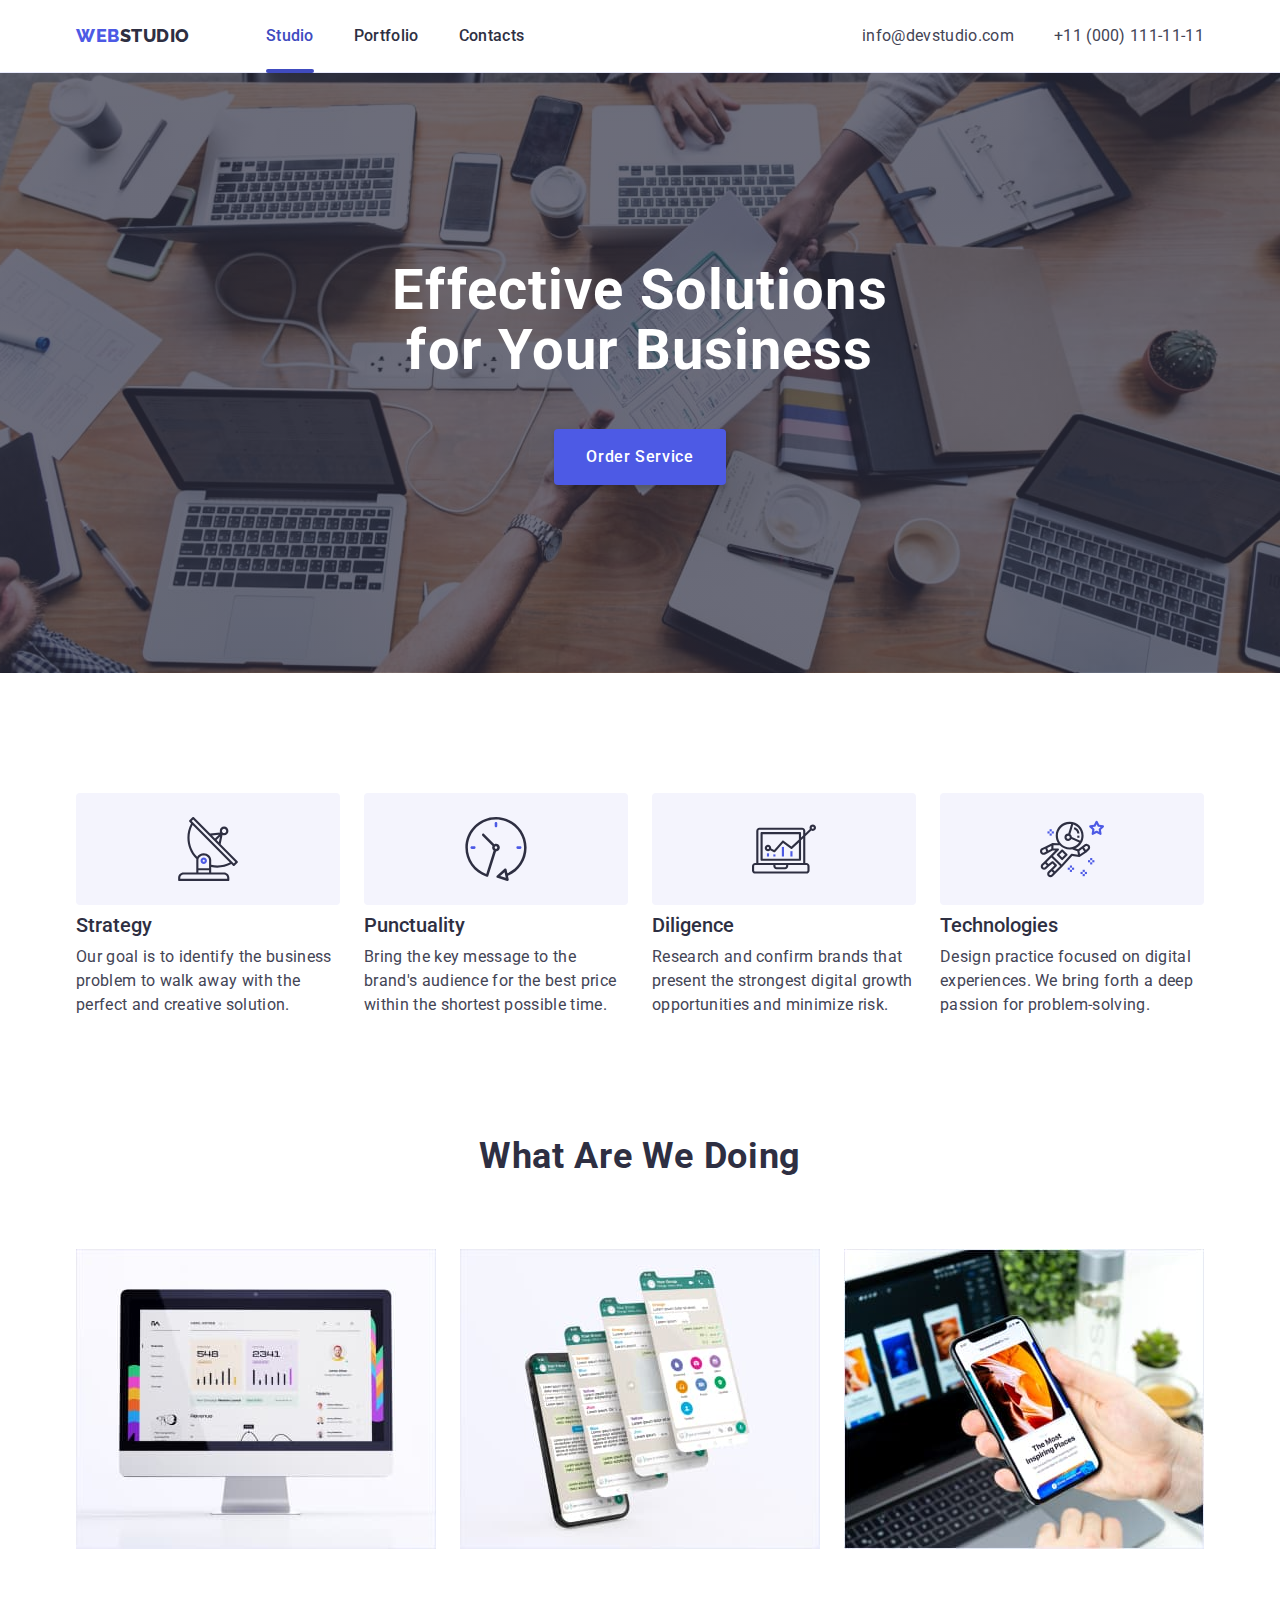
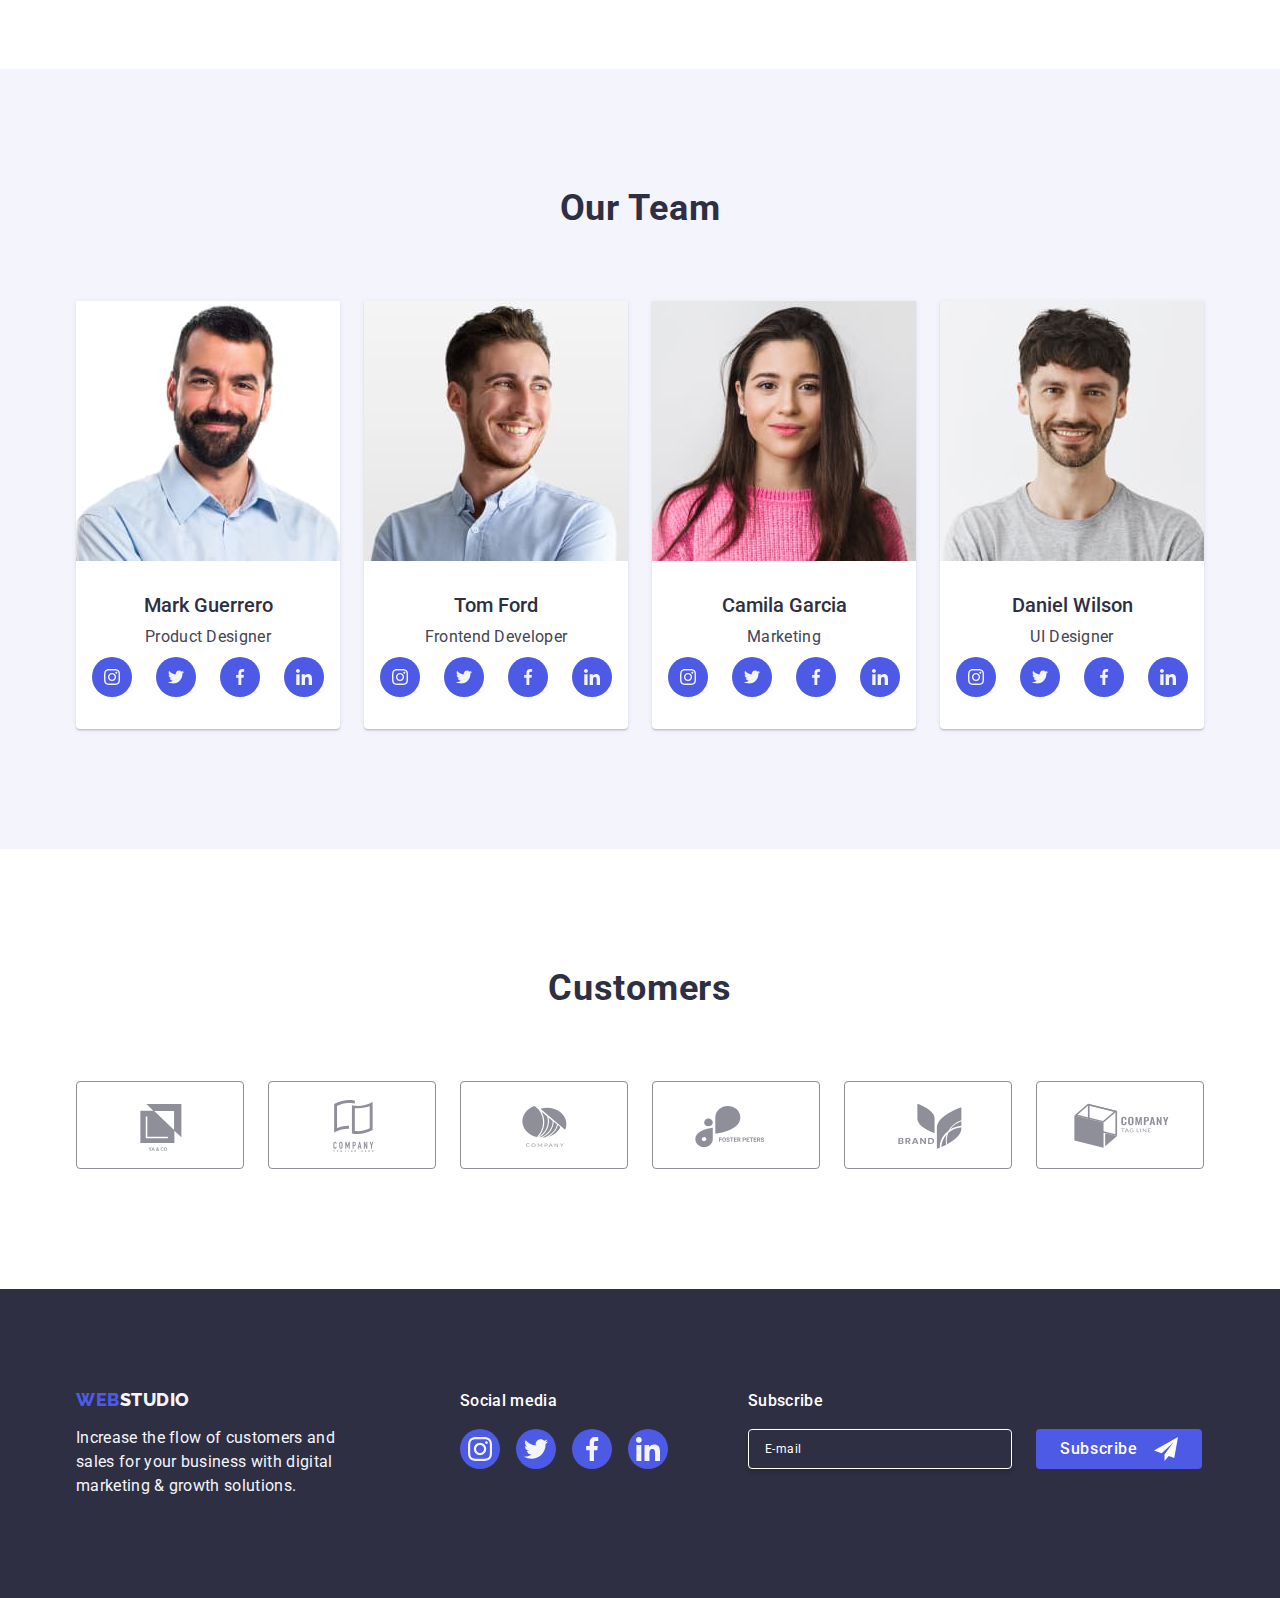
<file: index.html>
<!DOCTYPE html>
<html lang="en">
  <head>
    <meta charset="UTF-8" />
    <meta name="viewport" content="width=device-width, initial-scale=1.0" />
    <link rel="preconnect" href="https://fonts.googleapis.com" />
    <link rel="preconnect" href="https://fonts.gstatic.com" crossorigin />
    <link
      href="https://fonts.googleapis.com/css2?family=Raleway:wght@800&family=Roboto:wght@400;500;700;900&display=swap"
      rel="stylesheet"
    />
    <!-- Najpierw normalizator -->
    <link
      rel="stylesheet"
      href="https://cdnjs.cloudflare.com/ajax/libs/modern-normalize/1.0.0/modern-normalize.min.css"
    />
    <link rel="stylesheet" href="./css/styles.css" />
    <title>Studio</title>
  </head>
  <body>
    <header class="header">
      <div class="container header-container">
        <nav class="header-container">
          <a class="logo link" href="./index.html"
            >Web<span class="logo-secondpart">Studio</span>
          </a>
          <ul class="list header-nav-list">
            <li class="header-nav-list-item">
              <a class="link header-nav-link current" href="./index.html"
                >Studio</a
              >
            </li>
            <li class="header-nav-list-item">
              <a class="link header-nav-link" href="./portfolio.html"
                >Portfolio</a
              >
            </li>
            <li class="header-nav-list-item">
              <a class="link header-nav-link" href="">Contacts</a>
            </li>
          </ul>
        </nav>
        <address class="address">
          <ul class="list header-address-list">
            <li class="header-contacts__item">
              <a
                class="link header-contacts__link"
                href="mailto:info@devstudio.com"
                >info@devstudio.com</a
              >
            </li>
            <li class="header-contacts__item">
              <a class="link header-contacts__link" href="tel:+110001111111"
                >+11 (000) 111-11-11</a
              >
            </li>
          </ul>
        </address>

        <!-- Mobile menu -->
        <button class="mobile-menu-open js-open-menu" type="button">
          <svg
            class="mobile-menu-open-icon"
            aria-label="mobile-menu-open"
            width="32"
            height="22"
            stroke="var(--grey)"
          >
            <use href="./images/icons.svg#mobile-menu-open"></use>
          </svg>
        </button>

        <div class="mobile-menu-container js-menu-container">
          <div class="mobile-menu-wrapper">
            <button class="mobile-menu-close js-close-menu" type="button">
              <svg
                class="mobile-menu-close-icon"
                aria-label="mobile-menu-close"
                width="8"
                height="8"
              >
                <use href="./images/icons.svg#mobile-menu-close"></use>
              </svg>
            </button>
            <ul class="mobile-menu-list list">
              <li class="mobile-menu-item">
                <a class="mobile-menu-nav current link" href="./index.html"
                  >Studio</a
                >
              </li>
              <li class="mobile-menu-item">
                <a class="mobile-menu-nav link" href="./portfolio.html"
                  >Portfolio</a
                >
              </li>
              <li class="mobile-menu-item">
                <a class="mobile-menu-nav link" href="">Contacts</a>
              </li>
            </ul>
            <address class="mobile-menu-contacts">
              <ul class="mobile-menu-contacts-list list">
                <li class="mobile-menu-contacts-item">
                  <a
                    class="mobile-menu-contacts-tel link"
                    href="tel:+110001111111"
                    >+11 (000) 111-11-11</a
                  >
                </li>
                <li class="mobile-menu-contacts-item">
                  <a
                    class="mobile-menu-contacts-mail link"
                    href="mailto:info@devstudio.com"
                    >info@devstudio.com</a
                  >
                </li>
              </ul>
            </address>
            <ul class="mobile-menu-social-list list">
              <li class="mobile-menu-social-item">
                <a class="mobile-menu-social-link link" href="">
                  <svg class="mobile-menu-social-icon" width="16" height="16">
                    <use href="./images/icons.svg#icon-instagramIcon"></use>
                  </svg>
                </a>
              </li>
              <li class="mobile-menu-social-item">
                <a class="mobile-menu-social-link link" href="">
                  <svg class="mobile-menu-social-icon" width="16" height="16">
                    <use href="./images/icons.svg#icon-twitterIcon"></use>
                  </svg>
                </a>
              </li>
              <li class="mobile-menu-social-item">
                <a class="mobile-menu-social-link link" href="">
                  <svg class="mobile-menu-social-icon" width="16" height="16">
                    <use href="./images/icons.svg#icon-facebookIcon"></use>
                  </svg>
                </a>
              </li>
              <li class="mobile-menu-social-item">
                <a class="mobile-menu-social-link link" href="">
                  <svg class="mobile-menu-social-icon" width="16" height="16">
                    <use href="./images/icons.svg#icon-linkedinIcon"></use>
                  </svg>
                </a>
              </li>
            </ul>
          </div>
        </div>
      </div>
    </header>
    <main>
      <!-- first section -->
      <section class="section-one section-one-background">
        <div class="container">
          <h1 class="header-first">Effective Solutions for Your Business</h1>
          <button type="button" class="button-orderservice" data-modal-open>
            Order Service
          </button>
        </div>
      </section>
      <!-- second section -->
      <section class="section">
        <div class="container">
          <h2 class="visually-hidden">Section Heading</h2>
          <ul class="section-list list">
            <li class="section-two-list-item">
              <div class="svg-shape-section-two">
                <svg width="64" height="64">
                  <use href="./images/icons.svg#icon-antennaIcon"></use>
                </svg>
              </div>
              <h3 class="list-item-header">Strategy</h3>
              <p class="text">
                Our goal is to identify the business problem to walk away with
                the perfect and creative solution.
              </p>
            </li>
            <li class="section-two-list-item">
              <div class="svg-shape-section-two">
                <svg width="64" height="64">
                  <use href="./images/icons.svg#icon-clockIcon"></use>
                </svg>
              </div>
              <h3 class="list-item-header">Punctuality</h3>
              <p class="text">
                Bring the key message to the brand's audience for the best price
                within the shortest possible time.
              </p>
            </li>
            <li class="section-two-list-item">
              <div class="svg-shape-section-two">
                <svg width="64" height="64">
                  <use href="./images/icons.svg#icon-diagramIcon"></use>
                </svg>
              </div>
              <h3 class="list-item-header">Diligence</h3>
              <p class="text">
                Research and confirm brands that present the strongest digital
                growth opportunities and minimize risk.
              </p>
            </li>

            <li class="section-two-list-item">
              <div class="svg-shape-section-two">
                <svg width="64" height="64">
                  <use href="./images/icons.svg#icon-astronautIcon"></use>
                </svg>
              </div>
              <h3 class="list-item-header">Technologies</h3>
              <p class="text">
                Design practice focused on digital experiences. We bring forth a
                deep passion for problem-solving.
              </p>
            </li>
          </ul>
        </div>
      </section>
      <!-- third section -->
      <section class="section-three">
        <div class="container">
          <h2 class="header-second">What are we doing</h2>
          <ul class="section-list list">
            <li class="section-list-item">
              <img
                src="./images/mainPage/whatAreWeDoing/monitor1.jpg"
                alt="monitor with a projected screen"
                width="360"
                height="300"
              />
            </li>
            <li class="section-list-item">
              <img
                src="./images/mainPage/whatAreWeDoing/phones2.jpg"
                alt="phone with the screen copied 3 times"
                width="360"
                height="300"
              />
            </li>
            <li class="section-list-item">
              <img
                src="./images/mainPage/whatAreWeDoing/phoneLaptop3.jpg"
                alt="phone held in hand near laptop"
                width="360"
                height="300"
              />
            </li>
          </ul>
        </div>
      </section>
      <!-- fourth section -->
      <section class="section section-fourth">
        <div class="container">
          <h2 class="header-second">Our Team</h2>
          <ul class="section-list list">
            <li class="list-item">
              <img
                srcset="./images/mainPage/ourTeam/productDesigner1@2x.jpg 2x"
                src="./images/mainPage/ourTeam/productDesigner1.jpg"
                alt="product designer"
                width="264"
                height="260"
              />
              <div class="section-fourth-list-item">
                <h3 class="list-item-header">Mark Guerrero</h3>
                <p class="text">Product Designer</p>
                <ul class="socialmedia-list-icons list">
                  <li class="socialmedia-item-icon">
                    <a href="" class="socialmedia-link-icon">
                      <svg
                        class="socialmedia-color-icon"
                        width="16"
                        height="16"
                      >
                        <use href="./images/icons.svg#icon-instagramIcon"></use>
                      </svg>
                    </a>
                  </li>
                  <li class="socialmedia-item-icon">
                    <a href="" class="socialmedia-link-icon">
                      <svg
                        class="socialmedia-color-icon"
                        width="16"
                        height="16"
                      >
                        <use href="./images/icons.svg#icon-twitterIcon"></use>
                      </svg>
                    </a>
                  </li>
                  <li class="socialmedia-item-icon">
                    <a href="" class="socialmedia-link-icon">
                      <svg
                        class="socialmedia-color-icon"
                        width="16"
                        height="16"
                      >
                        <use href="./images/icons.svg#icon-facebookIcon"></use>
                      </svg>
                    </a>
                  </li>
                  <li class="socialmedia-item-icon">
                    <a href="" class="socialmedia-link-icon">
                      <svg
                        class="socialmedia-color-icon"
                        width="16"
                        height="16"
                      >
                        <use href="./images/icons.svg#icon-linkedinIcon"></use>
                      </svg>
                    </a>
                  </li>
                </ul>
              </div>
            </li>
            <li class="list-item">
              <img
                srcset="./images/mainPage/ourTeam/frontendDeveloper2@2x.jpg 2x"
                src="./images/mainPage/ourTeam/frontendDeveloper2.jpg"
                alt="frontend developer"
                width="264"
                height="260"
              />
              <div class="section-fourth-list-item">
                <h3 class="list-item-header">Tom Ford</h3>
                <p class="text">Frontend Developer</p>
                <ul class="socialmedia-list-icons list">
                  <li class="socialmedia-item-icon">
                    <a href="" class="socialmedia-link-icon">
                      <svg
                        class="socialmedia-color-icon"
                        width="16"
                        height="16"
                      >
                        <use href="./images/icons.svg#icon-instagramIcon"></use>
                      </svg>
                    </a>
                  </li>
                  <li class="socialmedia-item-icon">
                    <a href="" class="socialmedia-link-icon">
                      <svg
                        class="socialmedia-color-icon"
                        width="16"
                        height="16"
                      >
                        <use href="./images/icons.svg#icon-twitterIcon"></use>
                      </svg>
                    </a>
                  </li>
                  <li class="socialmedia-item-icon">
                    <a href="" class="socialmedia-link-icon">
                      <svg
                        class="socialmedia-color-icon"
                        width="16"
                        height="16"
                      >
                        <use href="./images/icons.svg#icon-facebookIcon"></use>
                      </svg>
                    </a>
                  </li>
                  <li class="socialmedia-item-icon">
                    <a href="" class="socialmedia-link-icon">
                      <svg
                        class="socialmedia-color-icon"
                        width="16"
                        height="16"
                      >
                        <use href="./images/icons.svg#icon-linkedinIcon"></use>
                      </svg>
                    </a>
                  </li>
                </ul>
              </div>
            </li>
            <li class="list-item">
              <img
                srcset="./images/mainPage/ourTeam/marketing3@2x.jpg 2x"
                src="./images/mainPage/ourTeam/marketing3.jpg"
                alt="marketing"
                width="264"
                height="260"
              />
              <div class="section-fourth-list-item">
                <h3 class="list-item-header">Camila Garcia</h3>
                <p class="text">Marketing</p>
                <ul class="socialmedia-list-icons list">
                  <li class="socialmedia-item-icon">
                    <a href="" class="socialmedia-link-icon">
                      <svg
                        class="socialmedia-color-icon"
                        width="16"
                        height="16"
                      >
                        <use href="./images/icons.svg#icon-instagramIcon"></use>
                      </svg>
                    </a>
                  </li>
                  <li class="socialmedia-item-icon">
                    <a href="" class="socialmedia-link-icon">
                      <svg
                        class="socialmedia-color-icon"
                        width="16"
                        height="16"
                      >
                        <use href="./images/icons.svg#icon-twitterIcon"></use>
                      </svg>
                    </a>
                  </li>
                  <li class="socialmedia-item-icon">
                    <a href="" class="socialmedia-link-icon">
                      <svg
                        class="socialmedia-color-icon"
                        width="16"
                        height="16"
                      >
                        <use href="./images/icons.svg#icon-facebookIcon"></use>
                      </svg>
                    </a>
                  </li>
                  <li class="socialmedia-item-icon">
                    <a href="" class="socialmedia-link-icon">
                      <svg
                        class="socialmedia-color-icon"
                        width="16"
                        height="16"
                      >
                        <use href="./images/icons.svg#icon-linkedinIcon"></use>
                      </svg>
                    </a>
                  </li>
                </ul>
              </div>
            </li>
            <li class="list-item">
              <img
                srcset="./images/mainPage/ourTeam/uiDesigner4@2x.jpg 2x"
                src="./images/mainPage/ourTeam/uiDesigner4.jpg"
                alt="ui designer"
                width="264"
                height="260"
              />
              <div class="section-fourth-list-item">
                <h3 class="list-item-header">Daniel Wilson</h3>
                <p class="text">UI Designer</p>
                <ul class="socialmedia-list-icons list">
                  <li class="socialmedia-item-icon">
                    <a href="" class="socialmedia-link-icon">
                      <svg
                        class="socialmedia-color-icon"
                        width="16"
                        height="16"
                      >
                        <use href="./images/icons.svg#icon-instagramIcon"></use>
                      </svg>
                    </a>
                  </li>
                  <li class="socialmedia-item-icon">
                    <a href="" class="socialmedia-link-icon">
                      <svg
                        class="socialmedia-color-icon"
                        width="16"
                        height="16"
                      >
                        <use href="./images/icons.svg#icon-twitterIcon"></use>
                      </svg>
                    </a>
                  </li>
                  <li class="socialmedia-item-icon">
                    <a href="" class="socialmedia-link-icon">
                      <svg
                        class="socialmedia-color-icon"
                        width="16"
                        height="16"
                      >
                        <use href="./images/icons.svg#icon-facebookIcon"></use>
                      </svg>
                    </a>
                  </li>
                  <li class="socialmedia-item-icon">
                    <a href="" class="socialmedia-link-icon">
                      <svg
                        class="socialmedia-color-icon"
                        width="16"
                        height="16"
                      >
                        <use href="./images/icons.svg#icon-linkedinIcon"></use>
                      </svg>
                    </a>
                  </li>
                </ul>
              </div>
            </li>
          </ul>
        </div>
      </section>
      <!-- fifth section -->
      <section class="section">
        <div class="container section-five-container">
          <h2 class="header-second">Customers</h2>
          <ul class="section-five-list list">
            <li class="section-five-list-item">
              <a href="" class="section-five-list-link"
                ><svg class="svg-class" width="104" height="56">
                  <use href="./images/icons.svg#icon-logo1Icon"></use>
                </svg>
              </a>
            </li>
            <li class="section-five-list-item">
              <a href="" class="section-five-list-link"
                ><svg class="svg-class" width="104" height="56">
                  <use href="./images/icons.svg#icon-logo2Icon"></use>
                </svg>
              </a>
            </li>
            <li class="section-five-list-item">
              <a href="" class="section-five-list-link"
                ><svg class="svg-class" width="104" height="56">
                  <use href="./images/icons.svg#icon-logo3Icon"></use>
                </svg>
              </a>
            </li>
            <li class="section-five-list-item">
              <a href="" class="section-five-list-link"
                ><svg class="svg-class" width="104" height="56">
                  <use href="./images/icons.svg#icon-logo4Icon"></use>
                </svg>
              </a>
            </li>
            <li class="section-five-list-item">
              <a href="" class="section-five-list-link"
                ><svg class="svg-class" width="104" height="56">
                  <use href="./images/icons.svg#icon-logo5Icon"></use>
                </svg>
              </a>
            </li>
            <li class="section-five-list-item">
              <a href="" class="section-five-list-link"
                ><svg class="svg-class" width="104" height="56">
                  <use href="./images/icons.svg#icon-logo6Icon"></use>
                </svg>
              </a>
            </li>
          </ul>
        </div>
      </section>
    </main>
    <!-- Footer -->
    <footer class="footer">
      <div class="container footer-container">
        <div class="footer-logo-container">
          <a class="link logo logo-hover" href="./index.html"
            >Web<span class="logo-secondpart-footer">Studio</span>
          </a>
          <p class="footer-text">
            Increase the flow of customers and sales for your business with
            digital marketing & growth solutions.
          </p>
        </div>
        <div class="footer-socialmedia-container">
          <p class="footer-socialmedia-text">Social media</p>
          <ul class="socialmedia-list-icons list">
            <li class="socialmedia-item-icon">
              <a href="" class="socialmedia-link-icon">
                <svg class="socialmedia-color-icon" width="24" height="24">
                  <use href="./images/icons.svg#icon-instagramIcon"></use>
                </svg>
              </a>
            </li>
            <li class="socialmedia-item-icon">
              <a href="" class="socialmedia-link-icon">
                <svg class="socialmedia-color-icon" width="24" height="24">
                  <use href="./images/icons.svg#icon-twitterIcon"></use>
                </svg>
              </a>
            </li>
            <li class="socialmedia-item-icon">
              <a href="" class="socialmedia-link-icon">
                <svg class="socialmedia-color-icon" width="24" height="24">
                  <use href="./images/icons.svg#icon-facebookIcon"></use>
                </svg>
              </a>
            </li>
            <li class="socialmedia-item-icon">
              <a href="" class="socialmedia-link-icon">
                <svg class="socialmedia-color-icon" width="24" height="24">
                  <use href="./images/icons.svg#icon-linkedinIcon"></use>
                </svg>
              </a>
            </li>
          </ul>
        </div>
        <!-- Subscribe -->
        <div class="footer-subscribe-wrapper">
          <p class="footer-subscribe-text">Subscribe</p>
          <form class="footer-subscribe-form">
            <label class="temp-label">
              <input
                class="footer-subscribe-input"
                type="email"
                name="email-field"
                placeholder="E-mail"
                required
              />
            </label>
            <button
              type="submit"
              name="email-subscribe-button"
              class="footer-subscribe-button"
            >
              Subscribe
              <svg class="footer-subscribe-icon" width="24" height="24">
                <use href="./images/icons.svg#icon-send"></use>
              </svg>
            </button>
          </form>
        </div>
      </div>
    </footer>

    <!-- Modal -->
    <div class="backdrop is-hidden" data-modal>
      <div class="modal">
        <button class="close-btn" type="button" data-modal-close>
          <svg class="modal-icon-close" width="8" height="8">
            <use href="./images/icons.svg#icon-modal-close"></use>
          </svg>
        </button>
        <p class="modal-title">Leave your contacts and we will call you back</p>
        <form>
          <div class="modal-wrapper">
            <label class="modal-label" for="user-name">Name</label>
            <div class="modal-icon-wrapper">
              <input
                class="modal-input"
                type="text"
                name="user-name"
                id="user-name"
                required
              />
              <svg class="modal-icon" width="18" height="24">
                <use href="./images/icons.svg#icon-person"></use>
              </svg>
            </div>
          </div>

          <div class="modal-wrapper">
            <label class="modal-label" for="phone-number">Phone </label>
            <div class="modal-icon-wrapper">
              <input
                class="modal-input"
                type="tel"
                name="phone-number"
                id="phone-number"
                required
              />
              <svg class="modal-icon" width="18" height="24">
                <use href="./images/icons.svg#icon-phone"></use>
              </svg>
            </div>
          </div>

          <div class="modal-wrapper">
            <label class="modal-label" for="user-email">Email</label>
            <div class="modal-icon-wrapper">
              <input
                class="modal-input"
                type="email"
                name="user-email"
                id="user-email"
                required
              />
              <svg class="modal-icon" width="18" height="24">
                <use href="./images/icons.svg#icon-email"></use>
              </svg>
            </div>
          </div>

          <div class="modal-text-field-wrapper">
            <label class="modal-label" for="user-comment">Comment</label>
            <textarea
              class="modal-text-field"
              name="user-comment"
              id="user-comment"
              placeholder="Text input"
            ></textarea>
          </div>

          <div class="modal-check-wrapper">
            <input
              class="modal-check-input visually-hidden"
              type="checkbox"
              name="user-privacy"
              id="user-privacy"
              value="true"
              required
            />
            <label class="modal-check-text" for="user-privacy">
              <span class="modal-check-box">
                <svg width="10" height="8">
                  <use href="./images/icons.svg#icon-check"></use>
                </svg>
              </span>
              I accept the terms and conditions of the
              <a class="modal-link-text" href="">Privacy Policy</a>
            </label>
          </div>

          <button class="modal-button-submit" type="submit">Send</button>
        </form>
      </div>
    </div>
    <script src="./js/modal.js"></script>
    <script src="./js/mobile-menu.js" type="module"></script>
  </body>
</html>
</file>
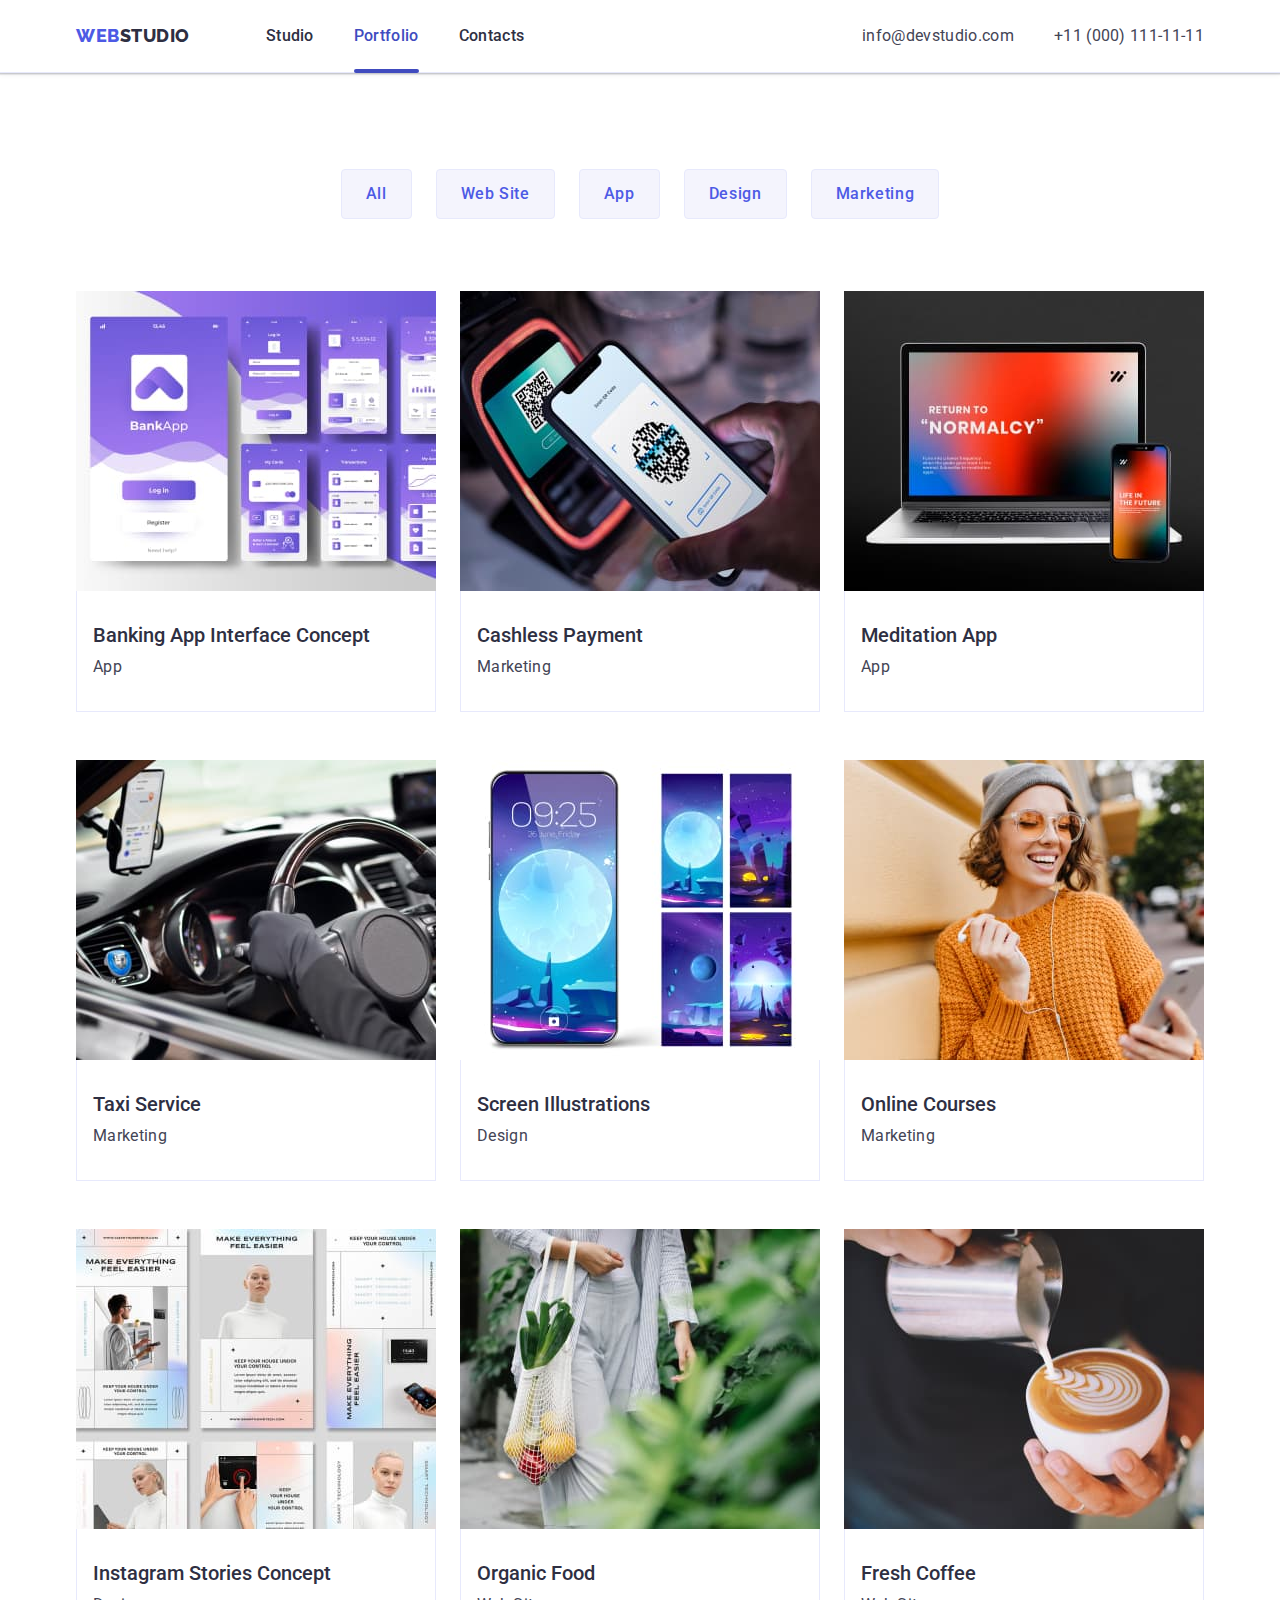
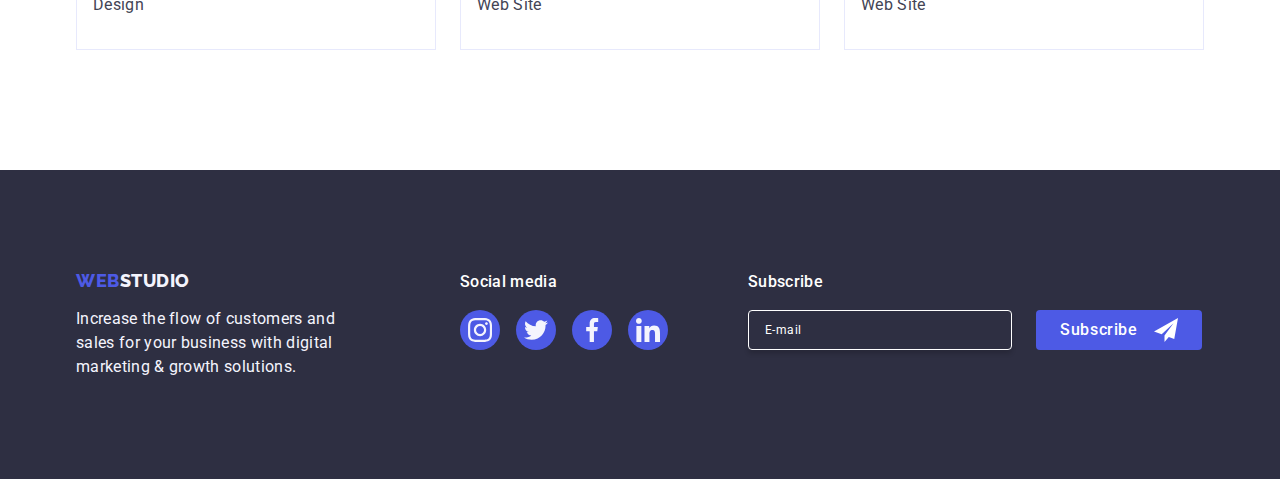
<file: portfolio.html>
<!DOCTYPE html>
<html lang="en">
  <head>
    <meta charset="UTF-8" />
    <meta name="viewport" content="width=device-width, initial-scale=1.0" />
    <link rel="preconnect" href="https://fonts.googleapis.com" />
    <link rel="preconnect" href="https://fonts.gstatic.com" crossorigin />
    <link
      href="https://fonts.googleapis.com/css2?family=Raleway:wght@800&family=Roboto:wght@400;500;700;900&display=swap"
      rel="stylesheet"
    />
    <!-- Najpierw normalizator -->
    <link
      rel="stylesheet"
      href="https://cdnjs.cloudflare.com/ajax/libs/modern-normalize/1.0.0/modern-normalize.min.css"
    />
    <link rel="stylesheet" href="./css/styles.css" />
    <title>Portfolio</title>
  </head>
  <body>
    <header class="header">
      <div class="container header-container">
        <nav class="header-container">
          <a class="logo link" href="./index.html"
            >Web<span class="logo-secondpart">Studio</span>
          </a>
          <ul class="list header-nav-list">
            <li class="header-nav-list-item">
              <a class="link header-nav-link" href="./index.html">Studio</a>
            </li>
            <li class="header-nav-list-item">
              <a class="link header-nav-link current" href="./portfolio.html"
                >Portfolio</a
              >
            </li>
            <li class="header-nav-list-item">
              <a class="link header-nav-link" href="">Contacts</a>
            </li>
          </ul>
        </nav>
        <address class="address">
          <ul class="list header-address-list">
            <li class="header-contacts__item">
              <a
                class="link header-contacts__link"
                href="mailto:info@devstudio.com"
                >info@devstudio.com</a
              >
            </li>
            <li class="header-contacts__item">
              <a class="link header-contacts__link" href="tel:+110001111111"
                >+11 (000) 111-11-11</a
              >
            </li>
          </ul>
        </address>

        <!-- Mobile menu -->
        <button class="mobile-menu-open js-open-menu" type="button">
          <svg
            class="mobile-menu-open-icon"
            aria-label="mobile-menu-open"
            width="32"
            height="22"
            stroke="var(--grey)"
          >
            <use href="./images/icons.svg#mobile-menu-open"></use>
          </svg>
        </button>

        <div class="mobile-menu-container js-menu-container">
          <div class="mobile-menu-wrapper">
            <button class="mobile-menu-close js-close-menu" type="button">
              <svg
                class="mobile-menu-close-icon"
                aria-label="mobile-menu-close"
                width="8"
                height="8"
              >
                <use href="./images/icons.svg#mobile-menu-close"></use>
              </svg>
            </button>
            <ul class="mobile-menu-list list">
              <li class="mobile-menu-item">
                <a class="mobile-menu-nav current link" href="./index.html"
                  >Studio</a
                >
              </li>
              <li class="mobile-menu-item">
                <a class="mobile-menu-nav link" href="./portfolio.html"
                  >Portfolio</a
                >
              </li>
              <li class="mobile-menu-item">
                <a class="mobile-menu-nav link" href="">Contacts</a>
              </li>
            </ul>
            <address class="mobile-menu-contacts">
              <ul class="mobile-menu-contacts-list list">
                <li class="mobile-menu-contacts-item">
                  <a
                    class="mobile-menu-contacts-tel link"
                    href="tel:+110001111111"
                    >+11 (000) 111-11-11</a
                  >
                </li>
                <li class="mobile-menu-contacts-item">
                  <a
                    class="mobile-menu-contacts-mail link"
                    href="mailto:info@devstudio.com"
                    >info@devstudio.com</a
                  >
                </li>
              </ul>
            </address>
            <ul class="mobile-menu-social-list list">
              <li class="mobile-menu-social-item">
                <a class="mobile-menu-social-link link" href="">
                  <svg class="mobile-menu-social-icon" width="16" height="16">
                    <use href="./images/icons.svg#icon-instagramIcon"></use>
                  </svg>
                </a>
              </li>
              <li class="mobile-menu-social-item">
                <a class="mobile-menu-social-link link" href="">
                  <svg class="mobile-menu-social-icon" width="16" height="16">
                    <use href="./images/icons.svg#icon-twitterIcon"></use>
                  </svg>
                </a>
              </li>
              <li class="mobile-menu-social-item">
                <a class="mobile-menu-social-link link" href="">
                  <svg class="mobile-menu-social-icon" width="16" height="16">
                    <use href="./images/icons.svg#icon-facebookIcon"></use>
                  </svg>
                </a>
              </li>
              <li class="mobile-menu-social-item">
                <a class="mobile-menu-social-link link" href="">
                  <svg class="mobile-menu-social-icon" width="16" height="16">
                    <use href="./images/icons.svg#icon-linkedinIcon"></use>
                  </svg>
                </a>
              </li>
            </ul>
          </div>
        </div>
      </div>
    </header>
    <main>
      <section class="section-portfolio">
        <div class="container">
          <h1 class="visually-hidden">Portfolio</h1>
          <!-- Buttons -->
          <ul class="button-portfolio-list list">
            <li><button type="button" class="button-portfolio">All</button></li>
            <li>
              <button type="button" class="button-portfolio">Web Site</button>
            </li>
            <li><button type="button" class="button-portfolio">App</button></li>
            <li>
              <button type="button" class="button-portfolio">Design</button>
            </li>
            <li>
              <button type="button" class="button-portfolio">Marketing</button>
            </li>
          </ul>

          <!-- first line -->

          <ul class="picture-list list">
            <li class="section-list-item">
              <a href="" class="link">
                <div class="picture-overley-container">
                  <img
                    src="./images/portfolio/section1/bankingAppInterfaceConcept1.jpg"
                    alt="banking app interface concept"
                    width="360"
                    height="300"
                  />
                  <p class="picture-overlay-text">
                    14 Stylish and User-Friendly App Design Concepts · Task
                    Manager App · Calorie Tracker App · Exotic Fruit Ecommerce
                    App · Cloud Storage App
                  </p>
                </div>
                <div class="picture-list-item">
                  <h2 class="list-item-header">
                    Banking App Interface Concept
                  </h2>
                  <p class="text">App</p>
                </div>
              </a>
            </li>
            <li class="section-list-item">
              <a href="" class="link">
                <div class="picture-overley-container">
                  <img
                    src="./images/portfolio/section1/mobilePhoneAndPaymentTerminal2.jpg"
                    alt="mobile phone and payment terminal"
                    width="360"
                    height="300"
                  />
                  <p class="picture-overlay-text">
                    14 Stylish and User-Friendly App Design Concepts · Task
                    Manager App · Calorie Tracker App · Exotic Fruit Ecommerce
                    App · Cloud Storage App
                  </p>
                </div>
                <div class="picture-list-item">
                  <h2 class="list-item-header">Cashless Payment</h2>
                  <p class="text">Marketing</p>
                </div>
              </a>
            </li>
            <li class="section-list-item">
              <a href="" class="link">
                <div class="picture-overley-container">
                  <img
                    src="./images/portfolio/section1/openLaptopWithMobilePhone3.jpg"
                    alt="open laptop with mobile phone"
                    width="360"
                    height="300"
                  />
                  <p class="picture-overlay-text">
                    14 Stylish and User-Friendly App Design Concepts · Task
                    Manager App · Calorie Tracker App · Exotic Fruit Ecommerce
                    App · Cloud Storage App
                  </p>
                </div>
                <div class="picture-list-item">
                  <h2 class="list-item-header">Meditation App</h2>
                  <p class="text">App</p>
                </div>
              </a>
            </li>

            <!-- second line -->

            <li class="section-list-item">
              <a href="" class="link">
                <div class="picture-overley-container">
                  <img
                    src="./images/portfolio/section2/carInteriorExteriorView1.jpg"
                    alt="car interior exterior view"
                    width="360"
                    height="300"
                  />
                  <p class="picture-overlay-text">
                    14 Stylish and User-Friendly App Design Concepts · Task
                    Manager App · Calorie Tracker App · Exotic Fruit Ecommerce
                    App · Cloud Storage App
                  </p>
                </div>
                <div class="picture-list-item">
                  <h2 class="list-item-header">Taxi Service</h2>
                  <p class="text">Marketing</p>
                </div>
              </a>
            </li>
            <li class="section-list-item">
              <a href="" class="link">
                <div class="picture-overley-container">
                  <img
                    src="./images/portfolio/section2/phoneScreenWithVisibleWallpaperAndFourSmallWallpaperImages2.jpg"
                    alt="phone screen with visible wallpaper and four small wallpaper images"
                    width="360"
                    height="300"
                  />
                  <p class="picture-overlay-text">
                    14 Stylish and User-Friendly App Design Concepts · Task
                    Manager App · Calorie Tracker App · Exotic Fruit Ecommerce
                    App · Cloud Storage App
                  </p>
                </div>
                <div class="picture-list-item">
                  <h2 class="list-item-header">Screen Illustrations</h2>
                  <p class="text">Design</p>
                </div>
              </a>
            </li>
            <li class="section-list-item">
              <a href="" class="link">
                <div class="picture-overley-container">
                  <img
                    src="./images/portfolio/section2/womanWithGlassesInAnOrangeSweater3.jpg"
                    alt="woman with glasses in an orange sweater"
                    width="360"
                    height="300"
                  />
                  <p class="picture-overlay-text">
                    14 Stylish and User-Friendly App Design Concepts · Task
                    Manager App · Calorie Tracker App · Exotic Fruit Ecommerce
                    App · Cloud Storage App
                  </p>
                </div>
                <div class="picture-list-item">
                  <h2 class="list-item-header">Online Courses</h2>
                  <p class="text">Marketing</p>
                </div>
              </a>
            </li>

            <!-- third line -->

            <li class="section-list-item">
              <a href="" class="link">
                <div class="picture-overley-container">
                  <img
                    src="./images/portfolio/section3/sixPicturesWithTheMottoMakeEverythingEasier1.jpg"
                    alt="six pictures with the motto make everything easier"
                    width="360"
                    height="300"
                  />
                  <p class="picture-overlay-text">
                    14 Stylish and User-Friendly App Design Concepts · Task
                    Manager App · Calorie Tracker App · Exotic Fruit Ecommerce
                    App · Cloud Storage App
                  </p>
                </div>
                <div class="picture-list-item">
                  <h2 class="list-item-header">Instagram Stories Concept</h2>
                  <p class="text">Design</p>
                </div>
              </a>
            </li>
            <li class="section-list-item">
              <a href="" class="link">
                <div class="picture-overley-container">
                  <img
                    src="./images/portfolio/section3/womanHoldingABagWithVegetables2.jpg"
                    alt="woman holding a bag with vegetables"
                    width="360"
                    height="300"
                  />
                  <p class="picture-overlay-text">
                    14 Stylish and User-Friendly App Design Concepts · Task
                    Manager App · Calorie Tracker App · Exotic Fruit Ecommerce
                    App · Cloud Storage App
                  </p>
                </div>
                <div class="picture-list-item">
                  <h2 class="list-item-header">Organic Food</h2>
                  <p class="text">Web Site</p>
                </div>
              </a>
            </li>
            <li class="section-list-item">
              <a href="" class="link">
                <div class="picture-overley-container">
                  <img
                    src="./images/portfolio/section3/aJugWithMilkPouringIntoACupFullOfCoffee3.jpg"
                    alt="a jug with milk pouring into a cup full of coffee"
                    width="360"
                    height="300"
                  />
                  <p class="picture-overlay-text">
                    14 Stylish and User-Friendly App Design Concepts · Task
                    Manager App · Calorie Tracker App · Exotic Fruit Ecommerce
                    App · Cloud Storage App
                  </p>
                </div>
                <div class="picture-list-item">
                  <h2 class="list-item-header">Fresh Coffee</h2>
                  <p class="text">Web Site</p>
                </div>
              </a>
            </li>
          </ul>
        </div>
      </section>
    </main>
    <!-- Footer -->
    <footer class="footer">
      <div class="container footer-container">
        <div class="footer-logo-container">
          <a class="link logo logo-hover" href="./index.html"
            >Web<span class="logo-secondpart-footer">Studio</span>
          </a>
          <p class="footer-text">
            Increase the flow of customers and sales for your business with
            digital marketing & growth solutions.
          </p>
        </div>
        <div class="footer-socialmedia-container">
          <p class="footer-socialmedia-text">Social media</p>
          <ul class="socialmedia-list-icons list">
            <li class="socialmedia-item-icon">
              <a href="" class="socialmedia-link-icon">
                <svg class="socialmedia-color-icon" width="24" height="24">
                  <use href="./images/icons.svg#icon-instagramIcon"></use>
                </svg>
              </a>
            </li>
            <li class="socialmedia-item-icon">
              <a href="" class="socialmedia-link-icon">
                <svg class="socialmedia-color-icon" width="24" height="24">
                  <use href="./images/icons.svg#icon-twitterIcon"></use>
                </svg>
              </a>
            </li>
            <li class="socialmedia-item-icon">
              <a href="" class="socialmedia-link-icon">
                <svg class="socialmedia-color-icon" width="24" height="24">
                  <use href="./images/icons.svg#icon-facebookIcon"></use>
                </svg>
              </a>
            </li>
            <li class="socialmedia-item-icon">
              <a href="" class="socialmedia-link-icon">
                <svg class="socialmedia-color-icon" width="24" height="24">
                  <use href="./images/icons.svg#icon-linkedinIcon"></use>
                </svg>
              </a>
            </li>
          </ul>
        </div>
        <!-- Subscribe -->
        <div class="footer-subscribe-wrapper">
          <p class="footer-subscribe-text">Subscribe</p>
          <form class="footer-subscribe-form">
            <label class="temp-label">
              <input
                class="footer-subscribe-input"
                type="email"
                name="email-field"
                placeholder="E-mail"
                required
              />
            </label>
            <button
              type="submit"
              name="email-subscribe-button"
              class="footer-subscribe-button"
            >
              Subscribe
              <svg class="footer-subscribe-icon" width="24" height="24">
                <use href="./images/icons.svg#icon-send"></use>
              </svg>
            </button>
          </form>
        </div>
      </div>
    </footer>
  </body>
</html>
</file>
<file: css/styles.css>
*,
*::before,
*::after {
    box-sizing: border-box;
    margin: 0;
    padding: 0;
}

:root{
    --iris: #4D5AE5;
    --navy-blue: #2E2F42;
    --ocean: #404BBF;
    --slate: #434455;
    --white: #FFFFFF;
    --cornflower: #E7E9FC;
    --cloud: #F4F4FD;
    --green: #31D0AA;
    --light-slate:#8E8F99;
    --dairy: #FCFCFC;
    --grey: #2e2f42;
}

/* Globalne resetowanie stylow */
h1,
h2,
h3,
h4,
h5,
h6,
p,
ul {
  margin: 0;
  padding: 0;
}

img {
    display: block;
    max-width: 100%;
    height: auto;
}

button {
    cursor: pointer;
    border: none;
    border-radius: 4px;
}

ul,
ol {
    list-style: none;
    margin: 0;
    padding-left: 0;
}

body{
    font-family: 'Roboto', sans-serif;
    color: var(--slate);
    background: var(--white);
}

/* Link */
.link{
    text-decoration: none;
}

.header-nav-link {
    font-weight: 500;
    line-height: 1.5;
    letter-spacing: 0.32px;
    color: var(--navy-blue);
    position: relative;
    display: block;
    transition: color 250ms cubic-bezier(0.4, 0, 0.2, 1);
}

.header-nav-link:hover,
.header-nav-link:focus {
    color:var(--ocean);
}

.container{
    min-width: 300px;
    padding-left: 16px;
    padding-right: 16px;
    margin: 0 auto;
}

/* Logo */
.logo {
    font-family: 'Raleway', sans-serif;
    font-size: 18px;
    font-weight: 800;
    line-height: 1.17;
    letter-spacing: 0.54px;
    text-transform: uppercase;
    color: var(--iris);
    text-decoration: none;
    display: inline-block;
    
}

.logo-secondpart {
    color: var(--navy-blue);
}

.logo-secondpart-footer {
    color: var(--cloud);
}
/* ----Logo */
.logo:hover{
    color: var(--ocean);
}
/* Modal */
.backdrop {
    position: fixed;
    top: 0;
    left: 0;
    width: 100%;
    height: 100%;
    background-color: rgba(46, 47, 66, 0.4);
    transition: opacity 250ms cubic-bezier(0.4, 0, 0.2, 1),
        visibility 250ms cubic-bezier(0.4, 0, 0.2, 1);
}

.backdrop.is-hidden {
    opacity: 0;
    visibility: hidden;
    pointer-events: none;
}

.modal {
    position: absolute;
    top: 50%;
    left: 50%;
    transform: translateX(-50%) translateY(-50%);
    max-width: 408px;
    width: 90%;
    min-height: 584px;
    border-radius: 4px;
    box-shadow: 0px 2px 1px 0px rgba(0, 0, 0, 0.2),
        0px 1px 3px 0px rgba(0, 0, 0, 0.12), 0px 1px 1px 0px rgba(0, 0, 0, 0.14);
    background-color: var(--dairy);
    transition: transform 250ms cubic-bezier(0.4, 0, 0.2, 1);
    padding: 72px 24px 24px 24px;
    
}

.close-btn {
    padding: 0;
    position: absolute;
    top: 24px;
    right: 24px;
    display: flex;
    justify-content: center;
    align-items: center;
    width: 24px;
    height: 24px;
    border-radius: 50%;
    border: 1px solid rgba(0, 0, 0, 0.1);
    background-color: var(--cornflower);
    transition: background-color 250ms cubic-bezier(0.4, 0, 0.2, 1),
        border 250ms cubic-bezier(0.4, 0, 0.2, 1);
}

.modal-icon-close {
    fill: var(--navy-blue);
    transition: fill 250ms cubic-bezier(0.4, 0, 0.2, 1);
}

.close-btn:hover ,
.close-btn:focus  {
    background-color: var(--ocean);
    border: none;
    fill: var(--white);
}

.close-btn:hover .modal-icon-close,
.close-btn:focus .modal-icon-close {
    fill: var(--white);
}

.modal-title {
    color: var(--navy-blue);
    font-weight: 500;
    font-size: 16px;
    line-height: 1.5;
    letter-spacing: 0.32px;
    text-align: center;
    margin-bottom: 16px;
    display: block;
}

.modal-wrapper {
    margin-bottom: 8px;
}

.modal-label {
    color: var(--light-slate);
    font-size: 12px;
    line-height: 1.17;
    letter-spacing: 0.04em;
    display: block;
    margin-bottom: 4px;
}

.modal-icon-wrapper {
    position: relative;
}

.modal-input {
    width: 100%;
    height: 40px;
    flex-shrink: 0;
    border-radius: 4px;
    border: 1px solid rgba(46, 47, 66, 0.4);
    background-color: transparent;
    padding-left: 38px;
    outline: transparent;
    transition: border-color 250ms cubic-bezier(0.4, 0, 0.2, 1);
}

.modal-input:focus {
    border-color: var(--iris);
}

.modal-input:focus+.modal-icon {
    fill: var(--iris);
}

.modal-icon {
    fill: var(--navy-blue);
    position: absolute;
    left: 16px;
    top: 50%;
    transform: translateY(-50%);
    transition: fill 250ms cubic-bezier(0.4, 0, 0.2, 1);
}

.modal-text-field-wrapper {
    margin-bottom: 16px;
}

.modal-text-field {
    font-weight: 400;
    font-size: 12px;
    line-height: 1.17;
    letter-spacing: 0.04em;
    width: 100%;
    min-height: 120px;
    padding: 8px 16px;
    flex-shrink: 0;
    border-radius: 4px;
    border: 1px solid rgba(46, 47, 66, 0.4);
    outline: transparent;
    resize: none;
    transition: border-color 250ms cubic-bezier(0.4, 0, 0.2, 1);
    color: rgba(46, 47, 66, 0.4);
    background-color: transparent;
}

.modal-text-field::placeholder {
    color: rgba(46, 47, 66, 0.4);
}

.modal-text-field:focus {
    border-color: var(--iris);
}

.modal-check-wrapper {
    margin-bottom: 24px;
}

.modal-check-input:checked+.modal-check-text .modal-check-box {
    background-color: var(--ocean);
    border: none;
    fill: var(--cloud);
}

.modal-check-text {
    color: var(--light-slate);
    font-size: 12px;
    line-height: 1.17;
    letter-spacing: 0.04em;
    cursor: pointer;
    display: block;
    
}

.modal-check-box {
    width: 16px;
    height: 16px;
    border-radius: 2px;
    border: 1px solid rgba(46, 47, 66, 0.4);
    margin-right: 8px;
    display: inline-flex;
    align-items: center;
    justify-content: center;
    fill: transparent;
    transition: background-color 250ms cubic-bezier(0.4, 0, 0.2, 1),
        border 250ms cubic-bezier(0.4, 0, 0.2, 1),
        fill 250ms cubic-bezier(0.4, 0, 0.2, 1);
    cursor: pointer;
}

.modal-check-input:focus+.modal-check-text .modal-check-box {
    border-color: var(--ocean);
}

.modal-link-text:hover,
.modal-link-text:focus {
    color: var(--ocean);
}

.modal-link-text {
    margin-left: 4px;
    color: var(--iris);
    text-decoration: underline;
    transition: color 250ms cubic-bezier(0.4, 0, 0.2, 1);
}

.modal-button-submit {
    font-family: 'Roboto', sans-serif;
    font-size: 16px;
    font-weight: 500;
    line-height: 1.5;
    letter-spacing: 0.04em;
    min-width: 169px;
    height: 56px;
    border-radius: 4px;
    background-color: var(--iris);
    box-shadow: 0px 4px 4px 0px rgba(0, 0, 0, 0.15);
    padding: 16px 32px;
    margin: 0 auto;
    display: block;
    color: var(--white);
    text-align: center;
    border: none;
    cursor: pointer;
    transition: background-color 250ms cubic-bezier(0.4, 0, 0.2, 1);
}

.modal-button-submit:hover,
.modal-button-submit:focus {
    background-color: var(--ocean);
}
/* -------------------Modal */

.header{
    flex-shrink: 0;
    border-bottom: 1px solid var(--cornflower, #E7E9FC);
    display: flex;
    box-shadow: 0px 2px 1px rgba(46, 47, 66, 0.08),
            0px 1px 1px rgba(46, 47, 66, 0.16), 0px 1px 6px rgba(46, 47, 66, 0.08);
}

.header-container {
    display: flex;
    align-items: center;
}

.header-nav-list {
    display: flex;
    gap: 40px;
}

.header-nav-list .link{
    padding: 24px 0;
    position: relative;
    display: block;
    transition: color 250ms cubic-bezier(0.4, 0, 0.2, 1);
}

.header-nav-list .current{
    color: var(--ocean);
}

.header-nav-list .current::after {
    content: '';
    display: block;
    width: 100%;
    height: 4px;
    border-radius: 2px;
    background-color: var(--ocean);
    position: absolute;
    bottom: -1px;
    left: 0;
}

/* Adres */
.address {
    font-style: normal;
    margin-left: auto;
}

.address .link {
    font-weight: 400;
    line-height: 1.5;
    letter-spacing: 0.32px;
    color: var(--slate);
}
/* ---------Adres */

/* Mobile menu */
.mobile-menu-open {
    padding: 24px 0;
    line-height: 0;
    background-color: transparent;
    border: none;
    margin-left: auto;
}

.mobile-menu-open-icon {
    fill: var(--navy-blue);
}

.mobile-menu-container {
    position: fixed;
    top: 0;
    left: 0;
    width: 100vw;
    height: 100vh;
    background-color: var(--white);
    z-index: 999;
    transform: translateX(100%);
    transition: transform 250ms cubic-bezier(0.4, 0, 0.2, 1);

    
}

.mobile-menu-container.is-open {
    visibility: visible;
    pointer-events: auto;
    transform: translateX(0);
}

.mobile-menu-wrapper {
    position: relative;
    height: 100%;
    display: flex;
    flex-direction: column;
    padding: 80px 40px 40px 40px;
    margin-left: auto;
    margin-right: auto;
    overflow: auto;
}

.mobile-menu-close {
    position: absolute;
    top: 24px;
    right: 24px;
    width: 24px;
    height: 24px;
    border-radius: 50%;
    display: flex;
    align-items: center;
    justify-content: center;
    padding: 0;
    background: transparent;
    border: 1px solid rgba(0, 0, 0, 0.1);
    cursor: pointer;
    transition: background-color 250ms cubic-bezier(0.4, 0, 0.2, 1),
        border 250ms cubic-bezier(0.4, 0, 0.2, 1);
}

.mobile-menu-close:hover,
.mobile-menu-close:focus {
    background-color: var(--ocean);
    border: none;
    fill: var(--white);
}

.mobile-menu-close-icon {
    transition: fill 250ms cubic-bezier(0.4, 0, 0.2, 1);
}

.mobile-menu-item:not(:last-child) {
    margin-bottom: 40px;
}

.mobile-menu-nav {
    font-weight: 700;
    font-size: 36px;
    line-height: 1.11;
    letter-spacing: 0.02em;
    color: var(--navy-blue);
    transition: color 250ms cubic-bezier(0.4, 0, 0.2, 1);
}

.mobile-menu-nav:hover,
.mobile-menu-nav:focus {
    color: var(--ocean);
}

.mobile-menu-nav.current {
    color: var(--ocean);
}

.mobile-menu-contacts {
    margin-top: auto;
    margin-bottom: 40px;
}

.mobile-menu-contacts-item:last-child {
    margin-top: 40px;
}

.mobile-menu-contacts-tel {
    font-style: normal;
    font-weight: 700;
    font-size: 32px;
    line-height: 1.11;
    letter-spacing: 0.02em;
    text-transform: capitalize;
    color: var(--iris);
}

.mobile-menu-contacts-mail {
    font-style: normal;
    font-weight: 500;
    font-size: 20px;
    line-height: 1.2;
    letter-spacing: 0.02em;
    color: var(--slate);
}

.mobile-menu-social-list {
    display: flex;
    justify-content: start;
    gap: 56px;
}

.mobile-menu-social-item {
    width: 40px;
    height: 40px;
}

.mobile-menu-social-icon {
    fill: var(--cloud);
}

.mobile-menu-social-link {
    width: 100%;
    height: 100%;
    background-color: var(--iris);
    border-radius: 50%;
    display: flex;
    justify-content: center;
    align-items: center;
    transition: background-color 250ms cubic-bezier(0.4, 0, 0.2, 1);
}

.mobile-menu-social-link:focus {
    background-color: var(--ocean);
}

.is-active-js {
    color: var(--white);
    background-color: var(--ocean);
    box-shadow: 0px 2px 2px 0px rgba(0, 0, 0, 0.12),
        0px 2px 1px 0px rgba(0, 0, 0, 0.08), 0px 3px 1px 0px rgba(0, 0, 0, 0.1);
    border: 1px solid transparent;
}
/* --------------------Mobile Menu */

/* Section1 */
.section-one-background {
    background-color: var(--navy-blue);
}

.section-one-background {
    margin: 0 auto;
    max-width: 1440px;
    background-position: center;
    background-repeat: no-repeat;
    background-size: cover;
    background-image: linear-gradient(rgba(46, 47, 66, 0.7),
            rgba(46, 47, 66, 0.7)),
        url('../images/mainPage/section1/sectionOneBackground-mobile@1x.jpg');
}

@media (min-device-pixel-ratio: 2),
(min-resolution: 192dpi),
(min-resolution: 2dppx) {
    .section-one-background {
        background-image: linear-gradient(rgba(46, 47, 66, 0.7),
                rgba(46, 47, 66, 0.7)),
            url('../images/mainPage/section1/sectionOneBackground-mobile@2x.jpg');
    }
}

.header-first {
    color: var(--white);
    text-align: center;
    font-size: 36px;
    font-weight: 700;
    font-weight: bold;
    line-height: 1.11;
    letter-spacing: 1.12px;
    max-width: 320px;
    margin: 0 auto 72px;
}

.section-one{
    padding: 188px 0;
}

.button-orderservice {
    font-family: 'Roboto', sans-serif;
    background: var(--iris);
    font-weight: 500;
    line-height: 1.5;
    letter-spacing: 0.64px;
    color: var(--white);
    border-radius: 4px;
    padding: 16px 32px;
    border: none;
    box-shadow: 0px 4px 4px 0px rgba(0, 0, 0, 0.15);
    display: block;
    margin: 0 auto;
    min-width: 169px; 
    transition: background-color 250ms cubic-bezier(0.4, 0, 0.2, 1);
}

.socialmedia-link-icon:hover,
.socialmedia-link-icon:focus,
.button-orderservice:hover,
.button-orderservice:focus {
    background: var(--ocean);
}

/* Section2 Section3*/
.visually-hidden {
    position: absolute;
    width: 1px;
    height: 1px;
    margin: -1px;
    border: 0;
    padding: 0;
    white-space: nowrap;
    clip-path: inset(100%);
    clip: rect(0 0 0 0);
    overflow: hidden;
}

.header-second {
    font-size: 36px;
    font-weight: 700;
    line-height: 1.11;
    letter-spacing: 0.72px;
    text-transform: capitalize;
    text-align: center;
    color: var(--navy-blue);
    margin-bottom: 72px;
}

/* Icons -section 2 */
.svg-shape-section-two {
    display: flex;
    align-items: center;
    justify-content: center;
    height: 112px;
    width: 264px;
    border-radius: 4px;
    background-color: var(--cloud);
    margin-bottom: 8px;
}

/* Icons socialmedia */
.socialmedia-list-icons {
    display: flex;
    align-items: center;
    justify-content: center;
    gap: 24px;
    margin-top:8px;
}

.socialmedia-item-icon {
    width: 40px;
    height: 40px;
}

.socialmedia-link-icon {
    display: flex;
    align-items: center;
    justify-content: center;
    width: 100%;
    height: 100%;
    background-color: var(--iris);
    border-radius: 50%;
    transition: background-color 250ms cubic-bezier(0.4, 0, 0.2, 1);
}

.socialmedia-color-icon {
    fill: var(--cloud);
}

/* Studio: h3 */
.list-item-header {
    color: var(--navy-blue);
    text-align: center;
    font-weight: 700;
    font-size: 36px;
    line-height: 1.11;
    margin-bottom: 8px;
}

.text {
    line-height: 1.5;
    letter-spacing: 0.32px;
    font-weight: 500;
    font-size: 16px;
    color: var(--slate);
}

/* Section4 */
.section-fourth {
    background: var(--cloud);
}

.section-fourth .section-list {
    display: flex;
    flex-direction: column;
    justify-content: center;
    align-items: center;
    gap: 72px;
}

.section-fourth-list-item{
    padding: 32px 0;
    text-align: center;
}

.section-fourth-list-item .list-item-header{
font-size: 20px;
}

.list-item{
    background: var(--white);
    box-shadow: 0px 2px 1px 0px rgba(46, 47, 66, 0.08),
            0px 1px 1px 0px rgba(46, 47, 66, 0.16),
            0px 1px 6px 0px rgba(46, 47, 66, 0.08);
        border-radius: 0px 0px 4px 4px;
}

.section-five-list {
    display: flex;
    justify-content: center;
    flex-wrap: wrap;
    gap: 16px;
    row-gap: 72px;
}

.section-five-list-item {
    width: 168px;
    height: 88px;
}

.section-five-list-link {
    display: flex;
    justify-content: center;
    align-items: center;
    width: 100%;
    height: 100%;
    color: var(--light-slate);
    border-radius: 4px;
    border: 1px solid var(--light-slate);
    transition: border-color 250ms cubic-bezier(0.4, 0, 0.2, 1),
            color 250ms cubic-bezier(0.4, 0, 0.2, 1);
    fill: currentColor;
}

.section-five-list-link:hover,
.section-five-list-link:focus {
    color: var(--ocean);
    border-color: var(--ocean);
    fill: var(--ocean);
}

/* Footer */
.footer{
    background: var(--navy-blue);
    padding: 100px 0;
}

.footer-container {
    text-align: center;
}

.footer-logo-container {
    width: 264px;
    margin: 0 auto;
}

.footer .logo{
    margin-bottom: 16px;
}

.footer-socialmedia-container {
    margin-top: 72px;
}

.footer-text
{
    line-height: 1.5;
    color: var(--cloud);
    width: 264px;
    letter-spacing: 0.02em
}

.footer-socialmedia-text {
    font-weight: 500;
    line-height: 1.5;
    color: var(--white);
    margin-bottom: 16px;
    letter-spacing: 0.02em;
}

.footer .socialmedia-list-icons{
    gap: 16px
}

.footer .socialmedia-link-icon:hover,
.footer .socialmedia-link-icon:focus
{
    background-color: var(--green);
}

/* Subscribe form */
.footer-subscribe-text {
    font-weight: 500;
    font-size: 16px;
    line-height: 1.5;
    color: var(--white);
    margin-bottom: 16px;
    letter-spacing: 0.02em;
}

.footer-subscribe-form {
    display: flex;
    flex-direction: column;
    gap: 16px;
}

.footer-subscribe-input {
    font-weight: 400;
    font-size: 12px;
    line-height: 1.5;
    letter-spacing: 0.04em;
    color: var(--white);
    background-color: transparent;
    width: 100%;
    min-height: 40px;
    flex-shrink: 0;
    padding-left: 16px;
    border-radius: 4px;
    border: 1px solid var(--white);
    box-shadow: 0px 4px 4px 0px rgba(0, 0, 0, 0.15);
    outline: none;
}

.footer-subscribe-input::placeholder {
    color: var(--white);
}

.footer-subscribe-button {
    font-family: 'Roboto', sans-serif;
    font-weight: 500;
    font-size: 16px;
    line-height: 1.5;
    letter-spacing: 0.04em;
    color: var(--white);
    background-color: var(--iris);
    display: flex;
    align-items: center;
    justify-content: center;
    text-align: center;
    height: 40px;
    min-width: 165px;
    padding: 8px 24px;
    border: none;
    border-radius: 4px;
    cursor: pointer;
    transition: background-color 250ms cubic-bezier(0.4, 0, 0.2, 1);
    margin-left: auto;
    margin-right: auto;
}

.footer-subscribe-button:hover,
.footer-subscribe-button:focus {
    background-color: var(--ocean);
}

.footer-subscribe-icon {
    fill: var(--white);
    margin-left: 16px;
}

/* Media */
@media screen and (max-width: 427px) {
    .mobile-menu-social-list {
        gap: calc((100% - 160px) / 4);
    }

    .mobile-menu-contacts-tel {
        font-size: 24px;
    }
}

@media screen and (min-width: 428px) {
    .container {
        width: 428px;
    }
}

@media screen and (max-width: 767px) {
    .header-nav-list-item {
        display: none;
    }
    /* Adres */
    .address {
        display: none;
    }

    .mobile-menu-wrapper {
        max-width: 428px;
    }

    .section-list {
        display: flex;
        flex-direction: column;
        gap: 72px;
    }

    .footer-subscribe-wrapper {
        margin-top: 72px;
    }
}

@media screen and (min-width: 768px) {
    .container {
        width: 768px;
    }
    /* ----Logo */
    .logo {
        margin-right: 76px;
    }

    .header-contacts__link {
        color: var(--slate);
        font-weight: 400;
        font-size: 12px;
        line-height: 1.17;
        letter-spacing: 0.04em;
        transition: color 250ms cubic-bezier(0.4, 0, 0.2, 1);
    }

    .mobile-menu-open {
        display: none;
    }

    .section-one-background {
        width: 100%;
        background-image: linear-gradient(rgba(46, 47, 66, 0.7),
                rgba(46, 47, 66, 0.7)),
            url('../images/mainPage/section1/sectionOneBackground-tablet@1x.jpg');
        }
    
    @media (min-device-pixel-ratio: 2),
    (min-resolution: 192dpi),
    (min-resolution: 2dppx) {
        .section-one-background {
            background-image: linear-gradient(rgba(46, 47, 66, 0.7),
                    rgba(46, 47, 66, 0.7)),
                url('../images/mainPage/section1/sectionOneBackground-tablet@2x.jpg');
            }
        }

    .header-first {
        font-size: 56px;
        line-height: 1.07;
        max-width: 496px;
        margin: 0 auto 36px;
    }

    .section-list {
        display: flex;
        flex-direction: row;
        flex-wrap: wrap;
        row-gap: 72px;
        column-gap: 24px;
    }

    .section-two-list-item {
        width: calc((100% - 24px) / 2);
    }

    .list-item-header {
        text-align: start;
    }

    .section-fourth .section-list {
        display: flex;
        flex-direction: row;
        flex-wrap: wrap;
        row-gap: 64px;
        column-gap: 24px;
    }

    .section-fourth-list-item .list-item-header {
        text-align: center;
    }

    .list-item {
        width: calc((100%-24px) / 2);
    }

    .section-five-list {
        gap: 24px;
        row-gap: 72px;
    }

    .footer {
        padding: 100px 0;
    }

    .footer-logo-container {
        margin: 0 24px 0 0;
    }

    .footer-socialmedia-container {
        margin-top: 0;
    }

    .footer-socialmedia-text {
        margin-top: 0;
    }

    .footer-subscribe-wrapper {
        margin-top: 72px;
    }

    .footer-subscribe-form {
        display: flex;
        flex-direction: row;
        gap: 24px;
    }

    .footer-subscribe-input {
        width: 264px;
    }
}

@media screen and (min-width: 768px) and (max-width: 1157px) {
    .footer-container {
        width: 552px;
        text-align: start;
        display: flex;
        flex-wrap: wrap;
    }
}

@media screen and (max-width: 1157px) {
    .header-contacts__item:first-child {
        margin-bottom: 12px;
    }
        
    .section-one-background {
        padding: 112px 0;
    }

    .section {
        padding: 96px 0;
    }

    .section-three {
        display: none;
    }

    .svg-shape-section-two {
        display: none;
    }

    .footer {
        padding: 96px 0;
    }
}

@media screen and (min-width: 1158px) {
    .container {
        width: 1158px;
        padding: 0 15px;
    }
    /* ----Logo */
    .logo {
        margin-right: 76px;
    }

    .header-address-list {
        padding-top: 24px;
        padding-bottom: 24px;
        display: flex;
        gap: 40px;
    }

    .header-contacts__link {
        font-size: 16px;
        line-height: 1.5;
        display: inline-block;
    }

    .section-one-background {
        padding: 188px 0;
    }

    .section-one-background {
        width: 100%;
        background-image: linear-gradient(rgba(46, 47, 66, 0.7),
                rgba(46, 47, 66, 0.7)),
            url('../images/mainPage/section1/sectionOneBackground-desktop@1x.jpg');
        }
    
    @media (min-device-pixel-ratio: 2),
    (min-resolution: 192dpi),
    (min-resolution: 2dppx) {
        .section-one-background {
            background-image: linear-gradient(rgba(46, 47, 66, 0.7),
                    rgba(46, 47, 66, 0.7)),
                url('../images/mainPage/section1/sectionOneBackground-desktop@2x.jpg');
            }
        }
    
    .header-first {
        margin: 0 auto 48px;
    }

    .section {
        padding: 120px 0;
    }

    .section-three {
    padding: 0 0 120px 0;
    }

    .section-list {
        flex-wrap: nowrap;
        gap: 24px;
    }

    .section-two-list-item {
        width: calc((100% - 72px) / 4);
    }

    .list-item-header {
        font-weight: 500;
        font-size: 20px;
        line-height: 1.2;
    }

    .text {
        font-weight: 400;
    }

    .section-fourth .section-list {
        flex-wrap: nowrap;
        gap: 24px;
    }

    .list-item {
        width: calc((100%-72px) / 4);
    }

    .section-five-list {
        gap: 24px;
    }

    .footer {
        padding: 100px 0;
    }

    .footer-container {
        display: flex;
        text-align: start;
    }

    .footer-logo-container {
        margin-right: 120px;
    }

    .footer-subscribe-wrapper {
        margin-top: 0;
        margin-left: 80px;
    }
}

/* Portfolio */
.section-portfolio{
    padding: 96px 0 120px 0;
}

.button-portfolio-list {
    display: flex;
    justify-content: center;
    gap: 24px;
    margin-bottom: 72px;
}

.button-portfolio{
    font-family: 'Roboto', sans-serif;
    background: var(--cloud);
    /* font-size: 16px; */
    font-weight: 500;
    line-height: 1.5;
    letter-spacing: 0.64px;
    color: var(--iris);
    text-align: center;
    border: 1px solid var(--cornflower);
    border-radius: 4px;
    padding: 12px 24px 12px 24px;
    transition: color 250ms cubic-bezier(0.4, 0, 0.2, 1),
            background-color 250ms cubic-bezier(0.4, 0, 0.2, 1),
            border-color 250ms cubic-bezier(0.4, 0, 0.2, 1),
            box-shadow 250ms cubic-bezier(0.4, 0, 0.2, 1);
}

.button-portfolio:hover,
.button-portfolio:focus{
    background: var(--ocean);
    font-weight: 500;
    line-height: 1.5;
    letter-spacing: 0.64px;
    color:var(--white);
    box-shadow: 0px 2px 2px 0px rgba(0, 0, 0, 0.12),
                0px 2px 1px 0px rgba(0, 0, 0, 0.08), 0px 3px 1px 0px rgba(0, 0, 0, 0.1);
    border: 1px solid transparent;
}

.picture-list {
    display: flex;
    flex-wrap: wrap;
    gap: 48px 24px;
}
.picture-overley-container {
    position: relative;
    overflow: hidden;
}
.picture-overlay-text {
    position: absolute;
    top: 0;
    left: 0;
    font-weight: 400;
    font-size: 16px;
    line-height: 1.5;
    padding: 40px 32px;
    width: 100%;
    height: 100%;
    transform: translateY(100%);
    background-color: var(--iris);
    transition: transform 250ms cubic-bezier(0.4, 0, 0.2, 1);
    color: var(--cloud);
}

.picture-list-item {
    border: 1px solid var(--cornflower);
    border-top: none;
    padding: 32px 16px;
}

.picture-list .link
{
    display: block;
    transition: box-shadow 250ms cubic-bezier(0.4, 0, 0.2, 1);
}

.picture-list .link:hover,
.picture-list .link:focus {
    box-shadow: 0px 1px 6px rgba(46, 47, 66, 0.08),
            0px 1px 1px rgba(46, 47, 66, 0.16), 0px 2px 1px rgba(46, 47, 66, 0.08);
}

.picture-list .link:hover .picture-overlay-text,
.picture-list .link:focus .picture-overlay-text {
    transform: translateY(0);
}
</file>
